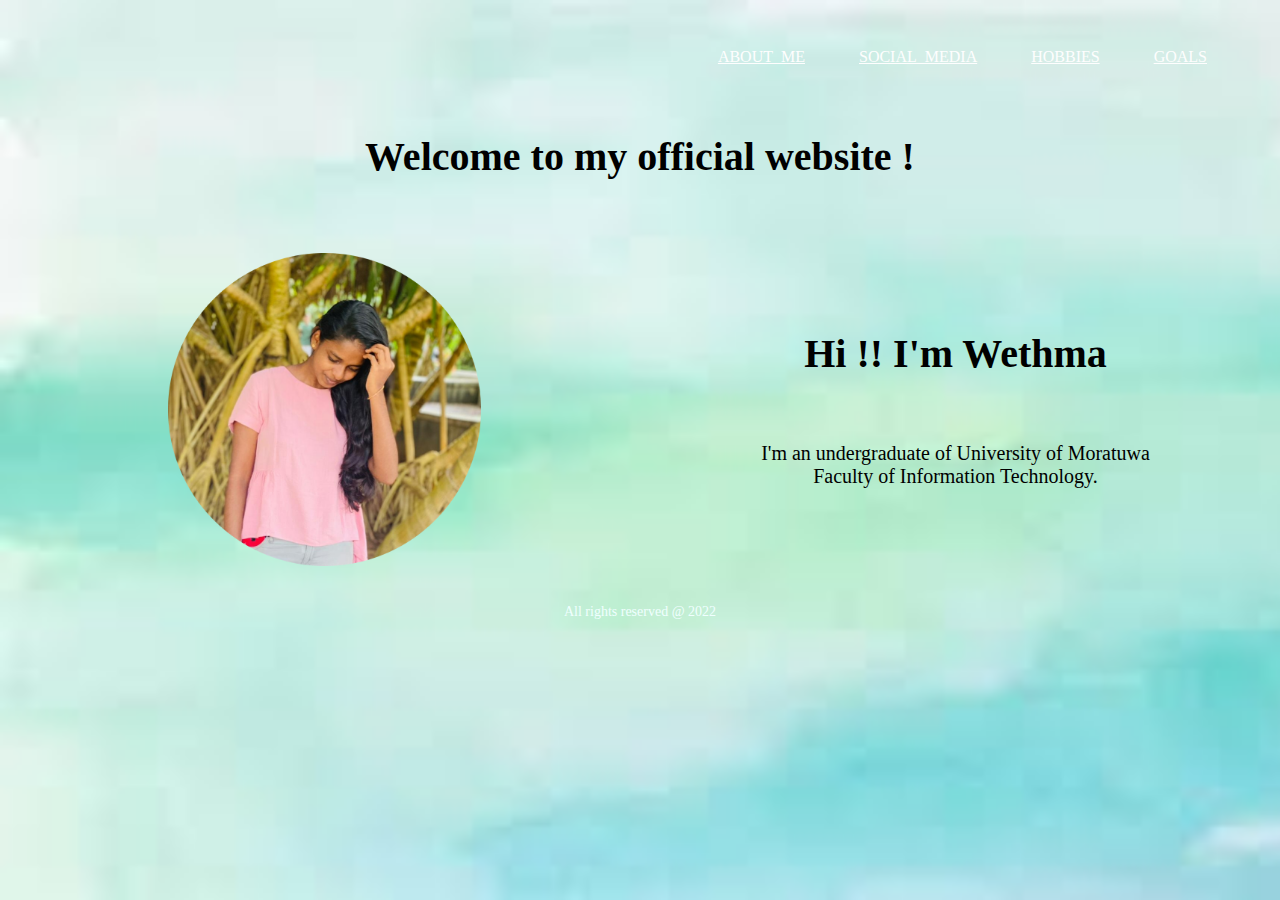
<file: index.html>
<DOCTYPE html>
    <html>
        <head>
            <link rel="stylesheet" href="me.css">
        </head>
        <body>
            <header>
                    <a href="aboutme.html">ABOUT_ME</a>
                    <a href="socialmedia.html">SOCIAL_MEDIA</a>
                    <a href="hobbies.html">HOBBIES</a> 
                    <a href="#">GOALS</a>
            </header>
            
            <h1>Welcome to my official website !</h1><br>
            <table>
                <tr>
                <td><img src="ws1.png" alt="wethma" class="center"></td>
                <td><h1>Hi !! I'm Wethma</h1><br>
                    <p>I'm an undergraduate of University of Moratuwa <br>Faculty of Information Technology.</p></td>
                </tr>
            </table>
            <footer>All rights reserved @ 2022</footer>
        </body>
    </html>
</file>
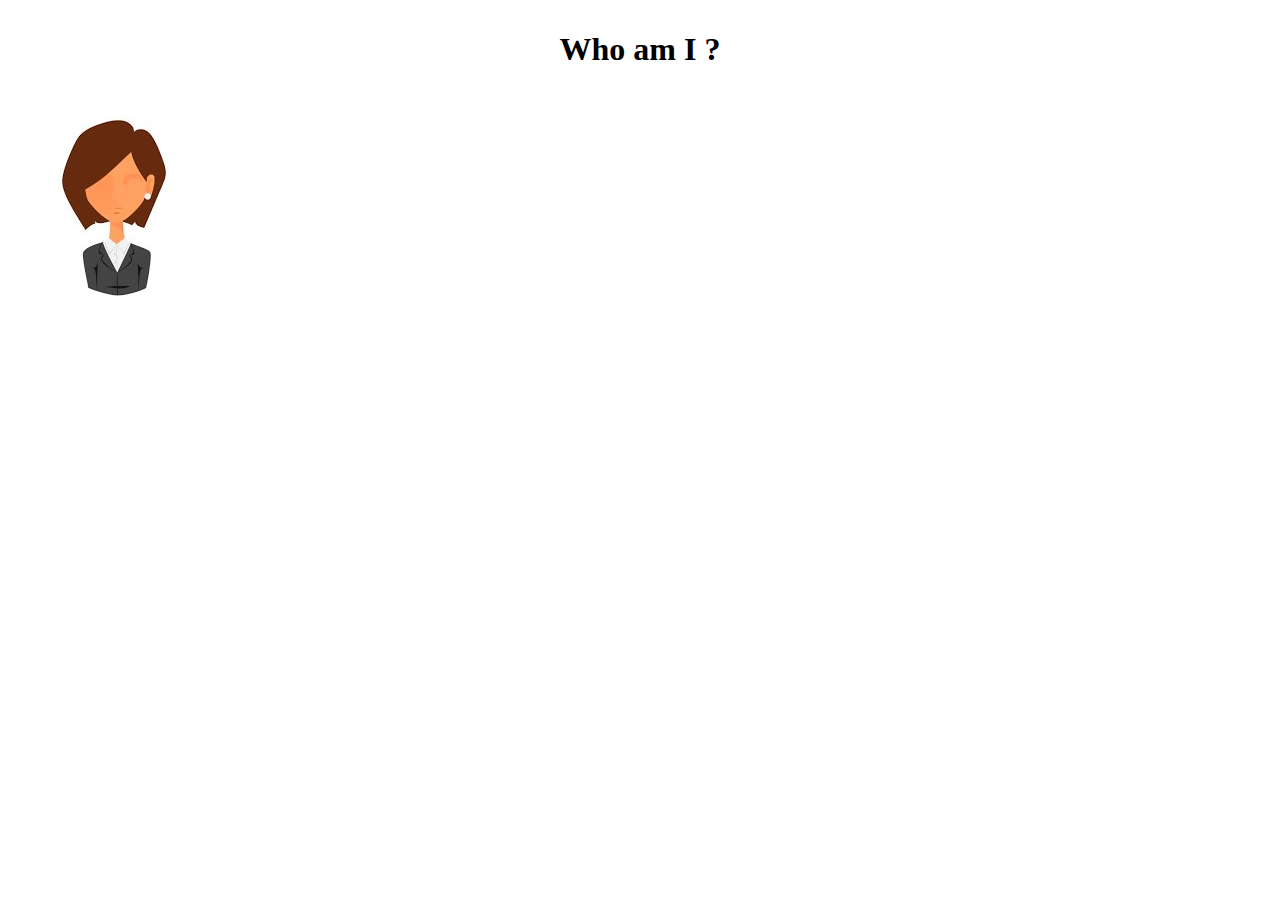
<file: aboutme.html>
<!doctype html>
<html>
    <head>
        <title>ABOUT_ME</title>
        <style>
            h1{
              text-align: center; 
              padding: 10px; 
              size: 20px;
              color: rgb(0, 0, 0);
            }
            img{
                
            }
            body{
                background-color: rgb(255, 255, 255);
            }
        </style>
    </head>
    <body>
        <h1><b>Who am I ?</b></h1>
        <img src="pic1.jpg" alt="girl">
    </body>
</html>
</file>
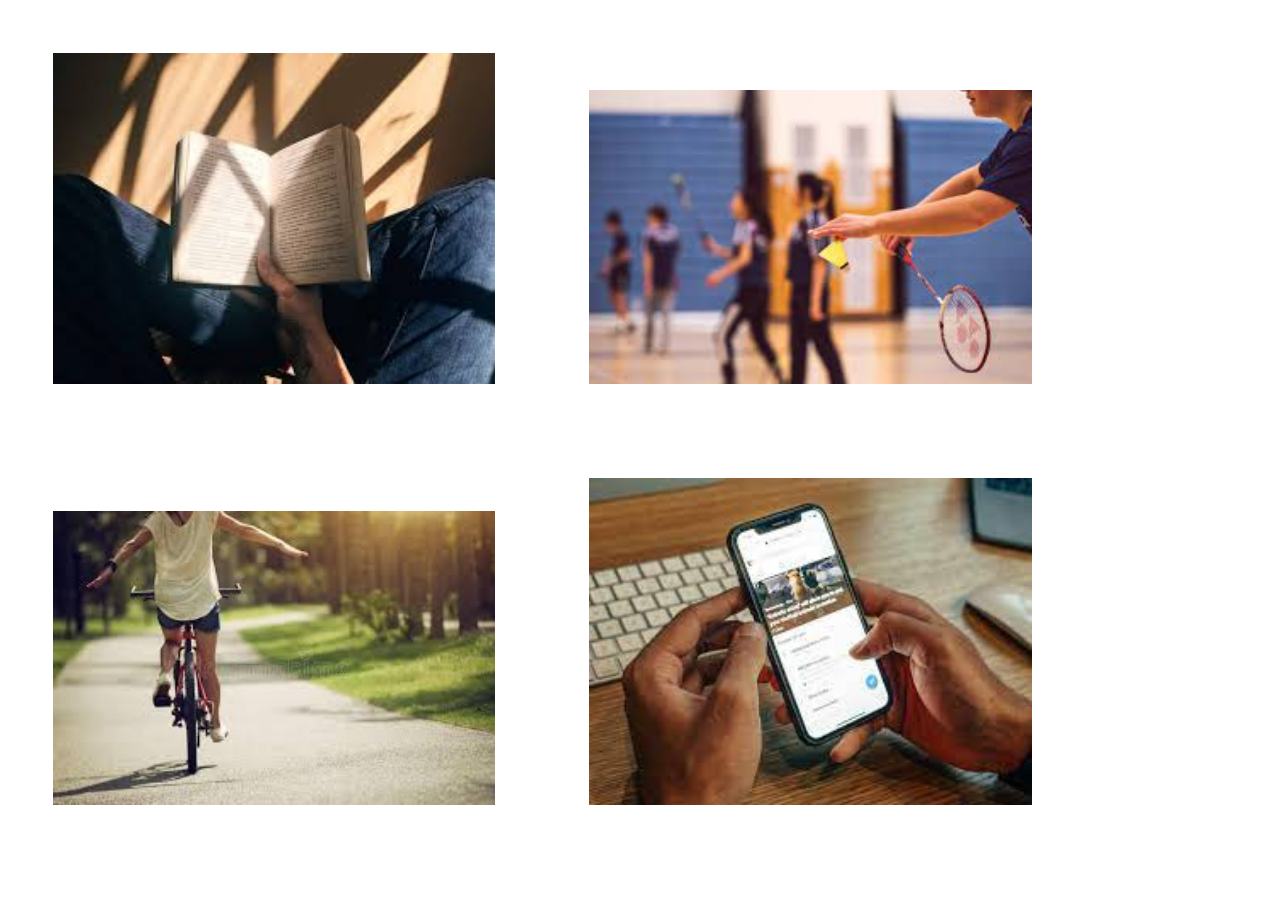
<file: hobbies.html>
<!doctype html>
<html>
    <head>
        <title>HOBBIES</title>
        <style>
            img{
                padding: 45px;
                width: 35%;
                height: 35%;
            }
        </style>
    </head>
    <body>
        <img src="reading.jfif">
        <img src="badminton.jfif">
        <img src="ridingbike.jfif">
        <img src="browsinginternet.jfif">
    </body>
</html>
</file>
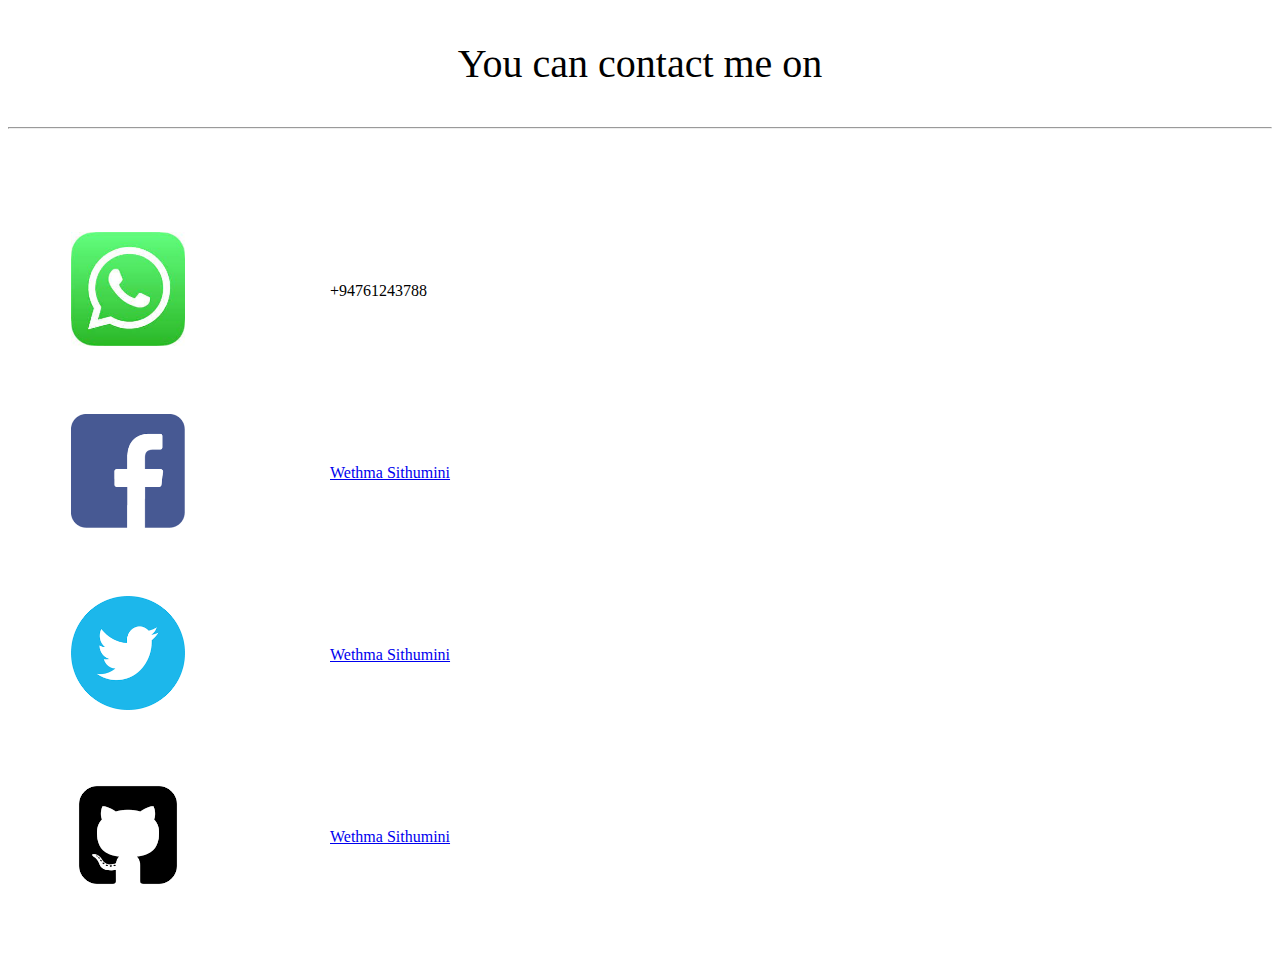
<file: socialmedia.html>
<!doctype html>
<html>
    <head>
        <title>SOCIAL_MEDIA</title>
        <style>
            body{
                background-color:rgb(255, 255, 255);
            }
            p{
                font-size: 40px;
                text-align: center;
            }
            img{
                padding:30px;
                width: 40%;
                height: 30%;
            }
            table{
                padding: 30px;
            }
        </style>
    </head>
    <body>
        <p>You can contact me on<hr></p>
        <table>
            <tr>
                <td><img src="whatsapp.jfif" ></td>
                <td>+94761243788</td>
            </tr>
            <tr>
                <td><img src="facebook.png"></td>
                <td><a href="https://m.facebook.com/">Wethma Sithumini</a></td>
            </tr>
            <tr>
                <td><img src="twitter.png"></td>
                <td><a href="https://m.facebook.com/">Wethma Sithumini</a></td>
            </tr>
            <tr>
                <td><img src="github.png"></td>
                <td><a href="https://m.facebook.com/">Wethma Sithumini</a></td>
            </tr>
        </table>
    </body>
</html>
</file>
<file: me.css>
a{
    word-spacing: 20px;
    size: 7px;
    padding: 25px;
    text-align: left;
    color: rgb(254, 254, 254);
}
.center{
    padding:25px;;
    width:50%; 
    top:30px;  
}
header{
    text-align: right;
    padding: 40px;
}
body{
    background-image:url(op3.jfif);
    background-repeat:no-repeat;
    background-size:cover;
    background-attachment:fixed;
    background-position:left;
}
h1{
    color: black;
    font-family:cursive;
    text-align: center;
    font-size: 40px;
}
p{
    color:black;
    font-size: 20px;
    position: relative;
}
td{
    width: 50%;
    text-align: center;
}
footer{
    text-align: center;
    color: azure;
    padding: 10px;
    font-size: 14px;
}
</file>
